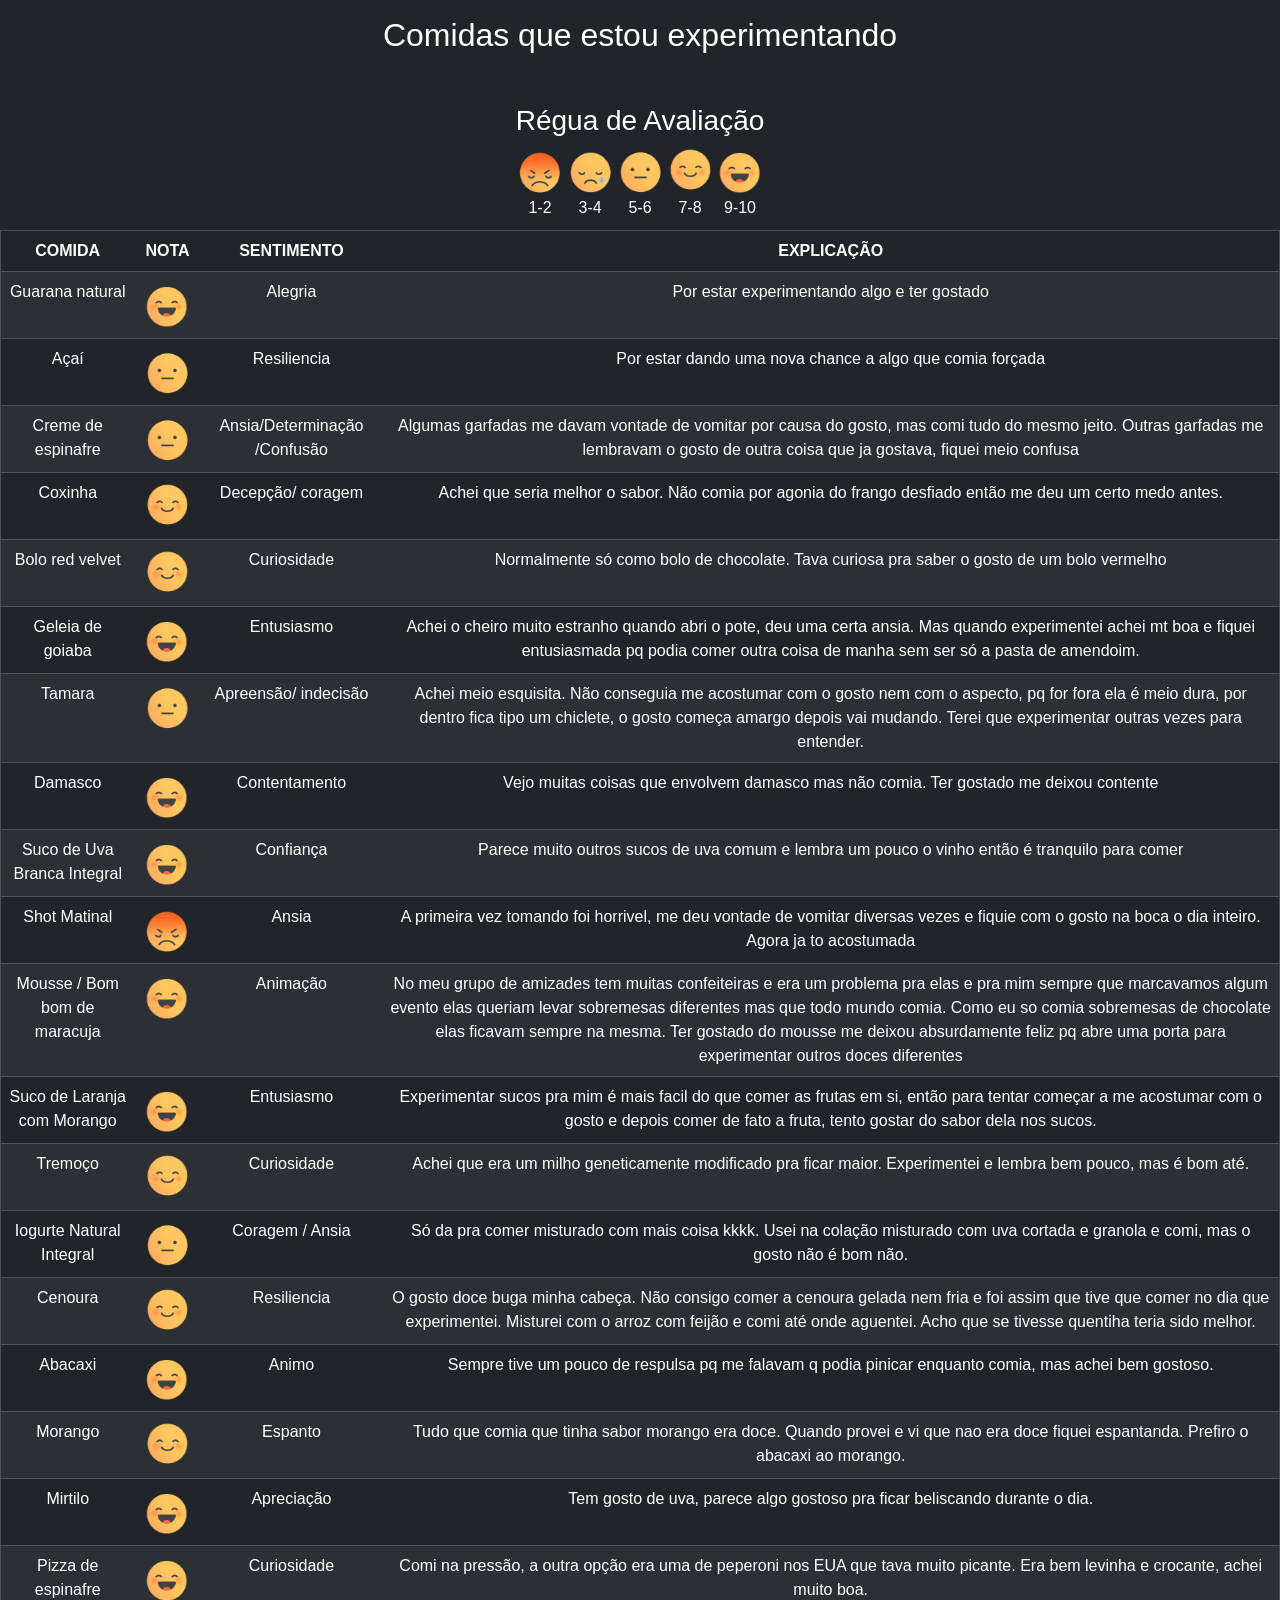
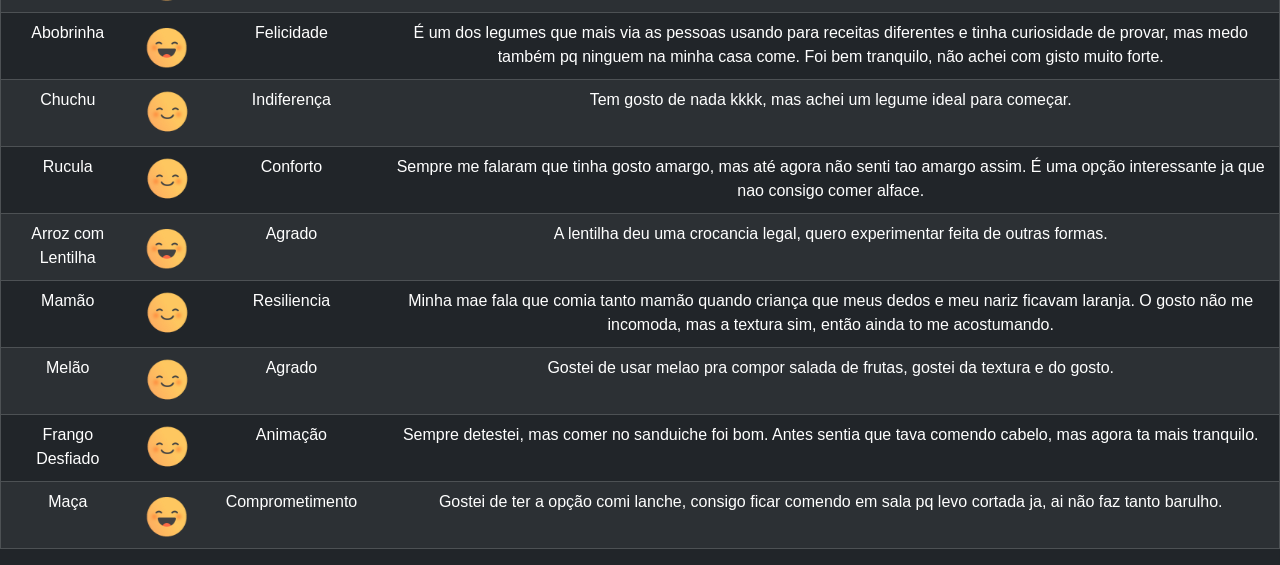
<file: index.html>
<!DOCTYPE html>
<html lang="pt-br">
  <head>
    <meta charset="UTF-8" />
    <meta name="viewport" content="width=device-width, initial-scale=1.0" />
    <link
      href="https://cdn.jsdelivr.net/npm/bootstrap@5.0.2/dist/css/bootstrap.min.css"
      rel="stylesheet"
      integrity="sha384-EVSTQN3/azprG1Anm3QDgpJLIm9Nao0Yz1ztcQTwFspd3yD65VohhpuuCOmLASjC"
      crossorigin="anonymous"
    />
    <link rel="stylesheet" href="index.css" />

    <title>O que estou experimentando</title>
  </head>
  <body class="mb-2 bg-dark text-white">
    <div class="mb-2 bg-dark text-white" style="align-items: center">
      <h2>Comidas que estou experimentando</h2>

      <div class="container">
        <h3>Régua de Avaliação</h3>
        <div class="rating-container d-flex justify-content-center">
          <div class="rating-item">
            <img
              src="images\image_dislike.svg"
              alt="Muito Ruim"
              class="rating-img"
            />
            <span>1-2</span>
          </div>

          <div class="rating-item">
            <img src="images\image_sad.svg" alt="Ruim" class="rating-img" />
            <span>3-4</span>
          </div>

          <div class="rating-item">
            <img src="images\image_indif.svg" alt="Médio" class="rating-img" />
            <span>5-6</span>
          </div>

          <div class="rating-item">
            <img src="images\image_like.svg" alt="Bom" class="rating-img" />
            <span>7-8</span>
          </div>

          <div class="rating-item">
            <img
              src="images\image_superlike.svg"
              alt="Muito Bom"
              class="rating-img"
            />
            <span>9-10</span>
          </div>
        </div>
      </div>

      <table
        class="table table-dark table-striped"
        style="text-align: center"
        border="1"
        id="tabela-comidas"
      >
        <thead>
          <th>COMIDA</th>
          <th>NOTA</th>
          <th>SENTIMENTO</th>
          <th>EXPLICAÇÃO</th>
        </thead>
        <tbody>
          <tr>
            <td>Guarana natural</td>
            <td>9</td>
            <td>Alegria</td>
            <td>Por estar experimentando algo e ter gostado</td>
          </tr>
          <tr>
            <td>Açaí</td>
            <td>6</td>
            <td>Resiliencia</td>
            <td>Por estar dando uma nova chance a algo que comia forçada</td>
          </tr>
          <tr>
            <td>Creme de espinafre</td>
            <td>6</td>
            <td>Ansia/Determinação /Confusão</td>
            <td>
              Algumas garfadas me davam vontade de vomitar por causa do gosto,
              mas comi tudo do mesmo jeito. Outras garfadas me lembravam o gosto
              de outra coisa que ja gostava, fiquei meio confusa
            </td>
          </tr>
          <tr>
            <td>Coxinha</td>
            <td>7</td>
            <td>Decepção/ coragem</td>
            <td>
              Achei que seria melhor o sabor. Não comia por agonia do frango
              desfiado então me deu um certo medo antes.
            </td>
          </tr>
          <tr>
            <td>Bolo red velvet</td>
            <td>8</td>
            <td>Curiosidade</td>
            <td>
              Normalmente só como bolo de chocolate. Tava curiosa pra saber o
              gosto de um bolo vermelho
            </td>
          </tr>
          <tr>
            <td>Geleia de goiaba</td>
            <td>9</td>
            <td>Entusiasmo</td>
            <td>
              Achei o cheiro muito estranho quando abri o pote, deu uma certa
              ansia. Mas quando experimentei achei mt boa e fiquei entusiasmada
              pq podia comer outra coisa de manha sem ser só a pasta de
              amendoim.
            </td>
          </tr>
          <tr>
            <td>Tamara</td>
            <td>5</td>
            <td>Apreensão/ indecisão</td>
            <td>
              Achei meio esquisita. Não conseguia me acostumar com o gosto nem
              com o aspecto, pq for fora ela é meio dura, por dentro fica tipo
              um chiclete, o gosto começa amargo depois vai mudando. Terei que
              experimentar outras vezes para entender.
            </td>
          </tr>
          <tr>
            <td>Damasco</td>
            <td>9</td>
            <td>Contentamento</td>
            <td>
              Vejo muitas coisas que envolvem damasco mas não comia. Ter gostado
              me deixou contente
            </td>
          </tr>
          <tr>
            <td>Suco de Uva Branca Integral</td>
            <td>10</td>
            <td>Confiança</td>
            <td>
              Parece muito outros sucos de uva comum e lembra um pouco o vinho
              então é tranquilo para comer
            </td>
          </tr>
          <tr>
            <td>Shot Matinal</td>
            <td>2</td>
            <td>Ansia</td>
            <td>
              A primeira vez tomando foi horrivel, me deu vontade de vomitar
              diversas vezes e fiquie com o gosto na boca o dia inteiro. Agora
              ja to acostumada
            </td>
          </tr>

          <tr>
            <td>Mousse / Bom bom de maracuja</td>
            <td>10</td>
            <td>Animação</td>
            <td>
              No meu grupo de amizades tem muitas confeiteiras e era um problema
              pra elas e pra mim sempre que marcavamos algum evento elas queriam
              levar sobremesas diferentes mas que todo mundo comia. Como eu so
              comia sobremesas de chocolate elas ficavam sempre na mesma. Ter
              gostado do mousse me deixou absurdamente feliz pq abre uma porta
              para experimentar outros doces diferentes
            </td>
          </tr>
          <tr>
            <td>Suco de Laranja com Morango</td>
            <td>9</td>
            <td>Entusiasmo</td>
            <td>
              Experimentar sucos pra mim é mais facil do que comer as frutas em
              si, então para tentar começar a me acostumar com o gosto e depois
              comer de fato a fruta, tento gostar do sabor dela nos sucos.
            </td>
          </tr>
          <tr>
            <td>Tremoço</td>
            <td>7</td>
            <td>Curiosidade</td>
            <td>
              Achei que era um milho geneticamente modificado pra ficar maior.
              Experimentei e lembra bem pouco, mas é bom até.
            </td>
          </tr>
          <tr>
            <td>Iogurte Natural Integral</td>
            <td>5</td>
            <td>Coragem / Ansia</td>
            <td>
              Só da pra comer misturado com mais coisa kkkk. Usei na colação
              misturado com uva cortada e granola e comi, mas o gosto não é bom
              não.
            </td>
          </tr>
          <tr>
            <td>Cenoura</td>
            <td>7</td>
            <td>Resiliencia</td>
            <td>
              O gosto doce buga minha cabeça. Não consigo comer a cenoura gelada
              nem fria e foi assim que tive que comer no dia que experimentei.
              Misturei com o arroz com feijão e comi até onde aguentei. Acho que
              se tivesse quentiha teria sido melhor.
            </td>
          </tr>
          <tr>
            <td>Abacaxi</td>
            <td>9</td>
            <td>Animo</td>
            <td>
             Sempre tive um pouco de respulsa pq me falavam q podia pinicar enquanto comia, mas achei bem gostoso.
            </td>
          </tr>
          <tr>
            <td>Morango</td>
            <td>8</td>
            <td>Espanto</td>
            <td>
              Tudo que comia que tinha sabor morango era doce. Quando provei e vi que nao era doce fiquei espantanda. Prefiro o abacaxi ao morango.
            </td>
          </tr>
          <tr>
            <td>Mirtilo</td>
            <td>9</td>
            <td>Apreciação</td>
            <td>
              Tem gosto de uva, parece algo gostoso pra ficar beliscando durante o dia.
            </td>
          </tr>
          <tr>
            <td>Pizza de espinafre</td>
            <td>9</td>
            <td>Curiosidade</td>
            <td>
              Comi na pressão, a outra opção era uma de peperoni nos EUA que tava muito picante. 
              Era bem levinha e crocante, achei muito boa.
            </td>
          </tr>
          <tr>
            <td>Abobrinha</td>
            <td>9</td>
            <td>Felicidade</td>
            <td>
              É um dos legumes que mais via as pessoas usando para receitas diferentes e tinha curiosidade de provar, mas medo também pq ninguem na minha casa come.
              Foi bem tranquilo, não achei com gisto muito forte.
            </td>
          </tr>
          <tr>
            <td>Chuchu</td>
            <td>7</td>
            <td>Indiferença</td>
            <td>
              Tem gosto de nada kkkk, mas achei um legume ideal para começar.
            </td>
          </tr>
          <tr>
            <td>Rucula</td>
            <td>8</td>
            <td>Conforto</td>
            <td>
              Sempre me falaram que tinha gosto amargo, mas até agora não senti tao amargo assim.
              É uma opção interessante ja que nao consigo comer alface.
            </td>
          </tr>
          <tr>
            <td>Arroz com Lentilha</td>
            <td>9</td>
            <td>Agrado</td>
            <td>
              A lentilha deu uma crocancia legal, quero experimentar feita de outras formas.
            </td>
          </tr>
          <tr>
            <td>Mamão</td>
            <td>7</td>
            <td>Resiliencia</td>
            <td>
              Minha mae fala que comia tanto mamão quando criança que meus dedos e meu nariz ficavam laranja. O gosto não me incomoda, mas a textura sim, então ainda to me acostumando.
            </td>
          </tr>
          <tr>
            <td>Melão</td>
            <td>8</td>
            <td>Agrado</td>
            <td>
              Gostei de usar melao pra compor salada de frutas, gostei da textura e do gosto.
            </td>
          </tr>
          <tr>
            <td>Frango Desfiado</td>
            <td>8</td>
            <td>Animação</td>
            <td>
              Sempre detestei, mas comer no sanduiche foi bom. Antes sentia que tava comendo cabelo, mas agora ta mais tranquilo.
            </td>
          </tr>
          <tr>
            <td>Maça</td>
            <td>9</td>
            <td>Comprometimento</td>
            <td>
              Gostei de ter a opção comi lanche, consigo ficar comendo em sala pq levo cortada ja, ai não faz tanto barulho.
            </td>
          </tr>
        </tbody>
      </table>

      <!-- <button
        type="button"
        class="btn btn-primary"
        data-bs-toggle="modal"
        data-bs-target="#adicionarModal"
      >
        Adicionar Nova Comida
      </button> -->

      <!-- Modal para adicionar nova comida -->
      <!-- <div
        class="modal fade"
        id="adicionarModal"
        tabindex="-1"
        aria-labelledby="adicionarModalLabel"
        aria-hidden="true"
      >
        <div class="modal-dialog">
          <div class="modal-content">
            <div class="modal-header">
              <h5 class="modal-title" id="adicionarModalLabel">
                Adicionar Nova Comida
              </h5>
              <button
                type="button"
                class="btn-close"
                data-bs-dismiss="modal"
                aria-label="Fechar"
              ></button>
            </div>
            <div class="modal-body"> -->
      <!-- Formulário para inserir dados da nova comida -->
      <!-- <form id="formNovaComida">
                <div class="mb-3">
                  <label for="inputComida" class="form-label"
                    >Nome da Comida</label
                  >
                  <input
                    type="text"
                    class="form-control"
                    id="inputComida"
                    required
                  />
                </div>
                <div class="mb-3">
                  <label for="inputNota" class="form-label">Nota (1-10)</label>
                  <input
                    type="number"
                    class="form-control"
                    id="inputNota"
                    min="1"
                    max="10"
                    required
                  />
                </div>
                <div class="mb-3">
                  <label for="inputSentimento" class="form-label"
                    >Sentimento</label
                  >
                  <input
                    type="text"
                    class="form-control"
                    id="inputSentimento"
                    required
                  />
                </div>
                <div class="mb-3">
                  <label for="inputExplicacao" class="form-label"
                    >Explicação</label
                  >
                  <textarea
                    class="form-control"
                    id="inputExplicacao"
                    rows="3"
                    required
                  ></textarea>
                </div>
                <button type="submit" class="btn btn-primary">Adicionar</button>
              </form>
            </div>
          </div>
        </div>
      </div> -->

      <!-- Adicione o script Bootstrap no final do corpo do seu HTML -->
      <script
        src="https://cdn.jsdelivr.net/npm/bootstrap@5.0.2/dist/js/bootstrap.bundle.min.js"
        crossorigin="anonymous"
      ></script>

      <!-- Adicione o seu script JavaScript personalizado -->
      <script src="index.js"></script>
    </div>
  </body>
</html>
</file>
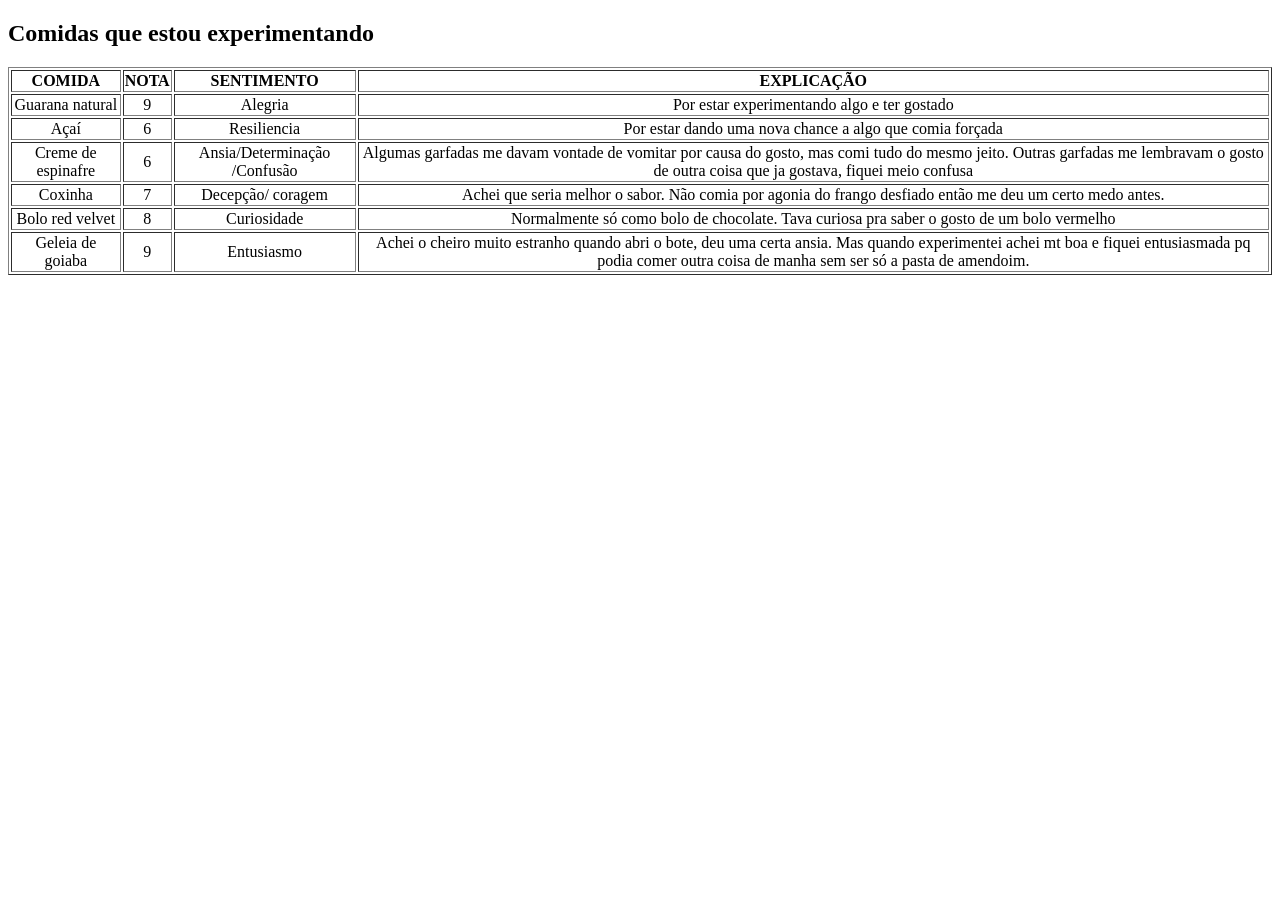
<file: trying.html>
<!DOCTYPE html>
<html lang="pt-br">
  <head>
    <meta charset="UTF-8" />
    <meta name="viewport" content="width=device-width, initial-scale=1.0" />
    <title>O que estou experimentando</title>
  </head>
  <body>
    <h2>Comidas que estou experimentando</h2>

    <table style="text-align: center" border="1">
      <thead>
        <th>COMIDA</th>
        <th>NOTA</th>
        <th>SENTIMENTO</th>
        <th>EXPLICAÇÃO</th>
      </thead>
      <tbody>
        <tr>
          <td>Guarana natural</td>
          <td>9</td>
          <td>Alegria</td>
          <td>Por estar experimentando algo e ter gostado</td>
        </tr>
        <tr>
          <td>Açaí</td>
          <td>6</td>
          <td>Resiliencia</td>
          <td>Por estar dando uma nova chance a algo que comia forçada</td>
        </tr>
        <tr>
          <td>Creme de espinafre</td>
          <td>6</td>
          <td>Ansia/Determinação /Confusão</td>
          <td>
            Algumas garfadas me davam vontade de vomitar por causa do gosto, mas
            comi tudo do mesmo jeito. Outras garfadas me lembravam o gosto de
            outra coisa que ja gostava, fiquei meio confusa
          </td>
        </tr>
        <tr>
          <td>Coxinha</td>
          <td>7</td>
          <td>Decepção/ coragem</td>
          <td>
            Achei que seria melhor o sabor. Não comia por agonia do frango
            desfiado então me deu um certo medo antes.
          </td>
        </tr>
        <tr>
          <td>Bolo red velvet</td>
          <td>8</td>
          <td>Curiosidade</td>
          <td>
            Normalmente só como bolo de chocolate. Tava curiosa pra saber o
            gosto de um bolo vermelho
          </td>
        </tr>
        <tr>
          <td>Geleia de goiaba</td>
          <td>9</td>
          <td>Entusiasmo</td>
          <td>
            Achei o cheiro muito estranho quando abri o bote, deu uma certa
            ansia. Mas quando experimentei achei mt boa e fiquei entusiasmada pq
            podia comer outra coisa de manha sem ser só a pasta de amendoim.
          </td>
        </tr>
      </tbody>
    </table>
  </body>
</html>
</file>
<file: index.css>
/* Estilos gerais */
body {
  font-family: "Arial", sans-serif;
  background-color: #f8f9fa;
}

.container {
  margin-top: 50px;
}

h2,
h3 {
  text-align: center;
}

/* Estilos para a régua de avaliação */
.rating-container {
  align-items: center;
  text-align: center;
  display: flex;
}

.rating-item {
  display: flex;
  flex-direction: column;
  align-items: center;
  margin-bottom: 10px;
}

.rating-img {
  width: 50px;
  height: 50px;
}

h2 {
  margin-top: 1rem;
}
/* Adicione a cor preta aos rótulos dentro do modal */
/* .form-label {
  color: #000 !important;
} */
</file>
